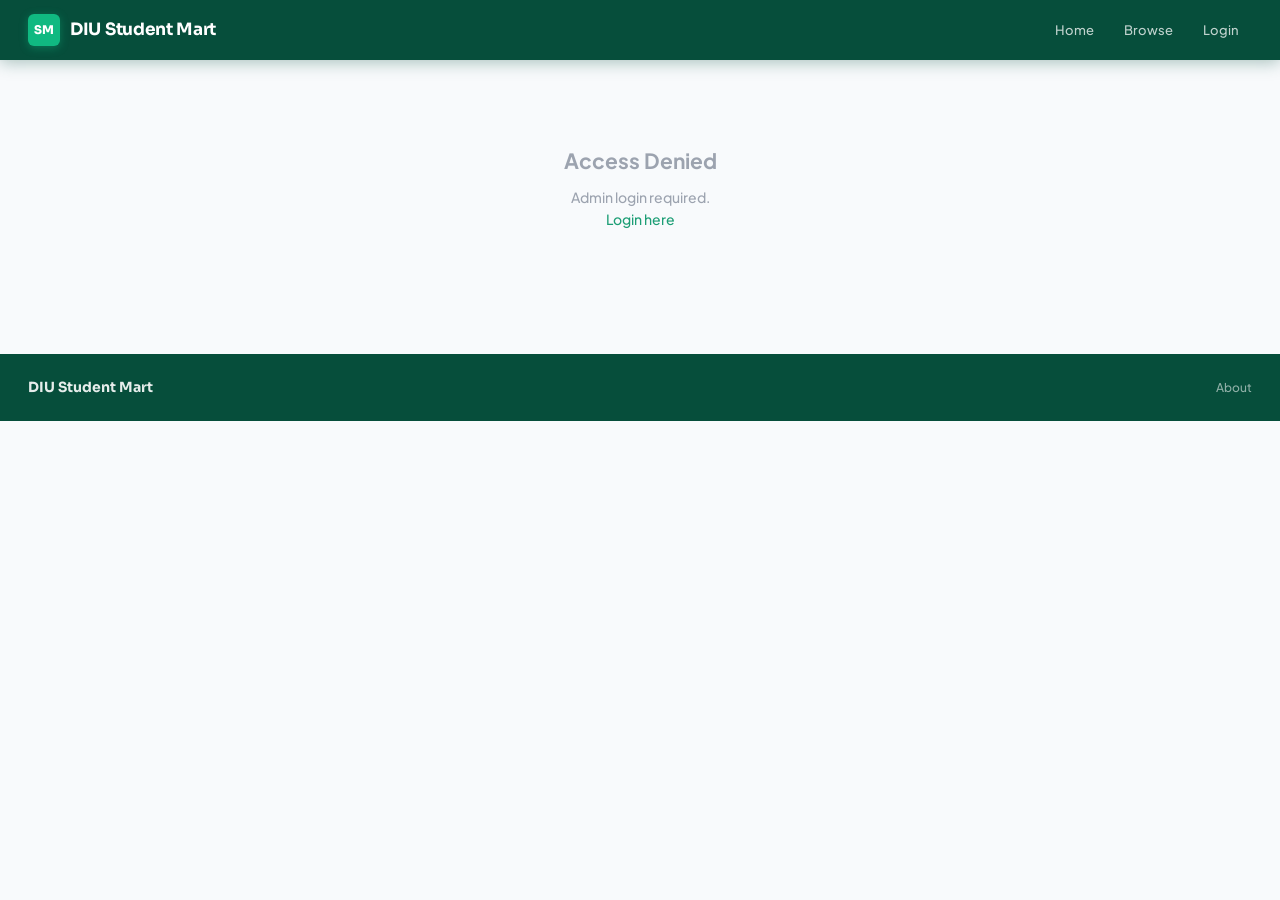
<file: admin.html>
<!DOCTYPE html>
<html lang="en">
<head>
  <meta charset="UTF-8">
  <meta name="viewport" content="width=device-width, initial-scale=1.0">
  <title>Admin Panel — DIU Student Mart</title>
  <link rel="stylesheet" href="style.css">
</head>
<body>

  <nav class="navbar">
    <div class="nav-logo" onclick="window.location.href='index.html'">
      <div class="logo-box">SM</div>
      DIU Student Mart
    </div>
    <div class="nav-links">
      <a href="index.html">Home</a>
      <a href="listings.html">Browse</a>
      <a href="profile.html" id="nav-profile" style="display:none">Profile</a>
      <a href="admin.html" class="active" id="nav-admin" style="display:none">Admin</a>
      <a href="auth.html" id="nav-login">Login</a>
      <a href="#" id="nav-logout" style="display:none" onclick="logout()">Logout</a>
    </div>
  </nav>

  <div class="container" id="admin-wrap">
    <div class="loading">Checking access...</div>
  </div>

  <div class="toast" id="toast"></div>

  <footer class="footer">
    <div class="footer-logo">DIU Student Mart</div>
    <div class="footer-links"><a href="#">About</a></div>
  </footer>

  <script src="app.js"></script>
  <script>
    window.onload = function() {
      checkLoginStatus();
      const user = getUser();
      if (!user || user.role !== 'admin') {
        document.getElementById('admin-wrap').innerHTML =
          '<div class="empty" style="padding:60px">' +
            '<h2>Access Denied</h2>' +
            '<p style="margin-top:8px">Admin login required.</p>' +
            '<a href="auth.html" style="color:#1D9E75">Login here</a>' +
          '</div>';
        return;
      }
      loadPanel();
    };

    function loadPanel() {
      fetch('/diu-student-mart/api/admin.php?action=stats')
        .then(function(r){ return r.json(); })
        .then(function(stats) {
          document.getElementById('admin-wrap').innerHTML =
            '<h2 style="font-size:18px;font-weight:700;margin-bottom:16px">Admin Panel</h2>' +
            '<div class="admin-stats">' +
              '<div class="stat-box"><div class="stat-num">' + stats.total_listings  + '</div><div class="stat-label">Total Listings</div></div>' +
              '<div class="stat-box"><div class="stat-num">' + stats.available       + '</div><div class="stat-label">Available</div></div>' +
              '<div class="stat-box"><div class="stat-num">' + stats.total_users     + '</div><div class="stat-label">Users</div></div>' +
              '<div class="stat-box"><div class="stat-num">' + stats.total_inquiries + '</div><div class="stat-label">Inquiries</div></div>' +
            '</div>' +
            '<div class="tab-row">' +
              '<button class="tab-btn active" onclick="adminTab(\'listings\', this)">All Listings</button>' +
              '<button class="tab-btn" onclick="adminTab(\'users\', this)">All Users</button>' +
              '<button class="tab-btn" onclick="adminTab(\'inquiries\', this)">All Inquiries</button>' +
            '</div>' +
            '<div id="admin-tab"></div>';
          adminTab('listings', document.querySelector('.tab-btn'));
        });
    }

    function adminTab(tab, btn) {
      document.querySelectorAll('.tab-btn').forEach(function(b){ b.classList.remove('active'); });
      btn.classList.add('active');
      const c = document.getElementById('admin-tab');

      if (tab === 'listings') {
        fetch('/diu-student-mart/api/admin.php?action=listings')
          .then(function(r){ return r.json(); })
          .then(function(data) {
            c.innerHTML = '<div style="overflow-x:auto"><table class="admin-table">' +
              '<thead><tr><th>ID</th><th>Title</th><th>Category</th><th>Price</th><th>Status</th><th>Seller</th><th>Date</th><th>Action</th></tr></thead>' +
              '<tbody>' + data.map(function(l) {
                return '<tr>' +
                  '<td>' + l.id + '</td>' +
                  '<td><a href="product-detail.html?id=' + l.id + '" style="color:#1D9E75">' + l.title.substring(0,25) + '</a></td>' +
                  '<td>' + l.category.split(' ')[0] + '</td>' +
                  '<td>৳' + parseInt(l.price).toLocaleString() + '</td>' +
                  '<td><span class="badge ' + (l.status==='Available'?'badge-available':'badge-reserved') + '">' + l.status + '</span></td>' +
                  '<td>' + (l.seller_name || '') + '</td>' +
                  '<td>' + new Date(l.created_at).toLocaleDateString() + '</td>' +
                  '<td><button class="btn-delete" onclick="adminDelete(' + l.id + ')">Remove</button></td>' +
                '</tr>';
              }).join('') + '</tbody></table></div>';
          });

      } else if (tab === 'users') {
        fetch('/diu-student-mart/api/admin.php?action=users')
          .then(function(r){ return r.json(); })
          .then(function(data) {
            c.innerHTML = '<div style="overflow-x:auto"><table class="admin-table">' +
              '<thead><tr><th>ID</th><th>Name</th><th>Student ID</th><th>Email</th><th>Dept</th><th>Role</th><th>Action</th></tr></thead>' +
              '<tbody>' + data.map(function(u) {
                return '<tr>' +
                  '<td>' + u.id + '</td>' +
                  '<td>' + u.name + '</td>' +
                  '<td>' + u.student_id + '</td>' +
                  '<td>' + u.email + '</td>' +
                  '<td>' + u.department + '</td>' +
                  '<td><span class="badge ' + (u.role==='admin'?'badge-digital':'badge-available') + '">' + u.role + '</span></td>' +
                  '<td>' + (u.role !== 'admin' ? '<button class="btn-ban" onclick="adminBan(' + u.id + ',\'' + u.name + '\')">Ban</button>' : '—') + '</td>' +
                '</tr>';
              }).join('') + '</tbody></table></div>';
          });

      } else if (tab === 'inquiries') {
        fetch('/diu-student-mart/api/admin.php?action=inquiries')
          .then(function(r){ return r.json(); })
          .then(function(data) {
            c.innerHTML = '<div style="overflow-x:auto"><table class="admin-table">' +
              '<thead><tr><th>ID</th><th>Listing</th><th>Buyer</th><th>Message</th><th>Date</th><th>Action</th></tr></thead>' +
              '<tbody>' + data.map(function(i) {
                return '<tr>' +
                  '<td>' + i.id + '</td>' +
                  '<td>' + (i.listing_title ? i.listing_title.substring(0,20) : '') + '</td>' +
                  '<td>' + (i.buyer_name || '') + '</td>' +
                  '<td>' + i.message.substring(0,30) + '...</td>' +
                  '<td>' + new Date(i.created_at).toLocaleDateString() + '</td>' +
                  '<td><button class="btn-delete" onclick="adminDeleteInquiry(' + i.id + ')">Remove</button></td>' +
                '</tr>';
              }).join('') + '</tbody></table></div>';
          });
      }
    }

    function adminDelete(id) {
      if (!confirm('Remove this listing?')) return;
      fetch('/diu-student-mart/api/admin.php', {
        method:  'POST',
        headers: { 'Content-Type': 'application/json' },
        body:    JSON.stringify({ action: 'deleteListing', id: id })
      }).then(function(r){ return r.json(); }).then(function(){ showToast('Listing removed'); loadPanel(); });
    }

    function adminBan(id, name) {
      if (!confirm('Ban user ' + name + '?')) return;
      fetch('/diu-student-mart/api/admin.php', {
        method:  'POST',
        headers: { 'Content-Type': 'application/json' },
        body:    JSON.stringify({ action: 'banUser', id: id })
      }).then(function(r){ return r.json(); }).then(function(){ showToast(name + ' has been banned'); loadPanel(); });
    }

    function adminDeleteInquiry(id) {
      fetch('/diu-student-mart/api/admin.php', {
        method:  'POST',
        headers: { 'Content-Type': 'application/json' },
        body:    JSON.stringify({ action: 'deleteInquiry', id: id })
      }).then(function(r){ return r.json(); }).then(function(){ showToast('Inquiry removed'); loadPanel(); });
    }
  </script>
</body>
</html>
</file>
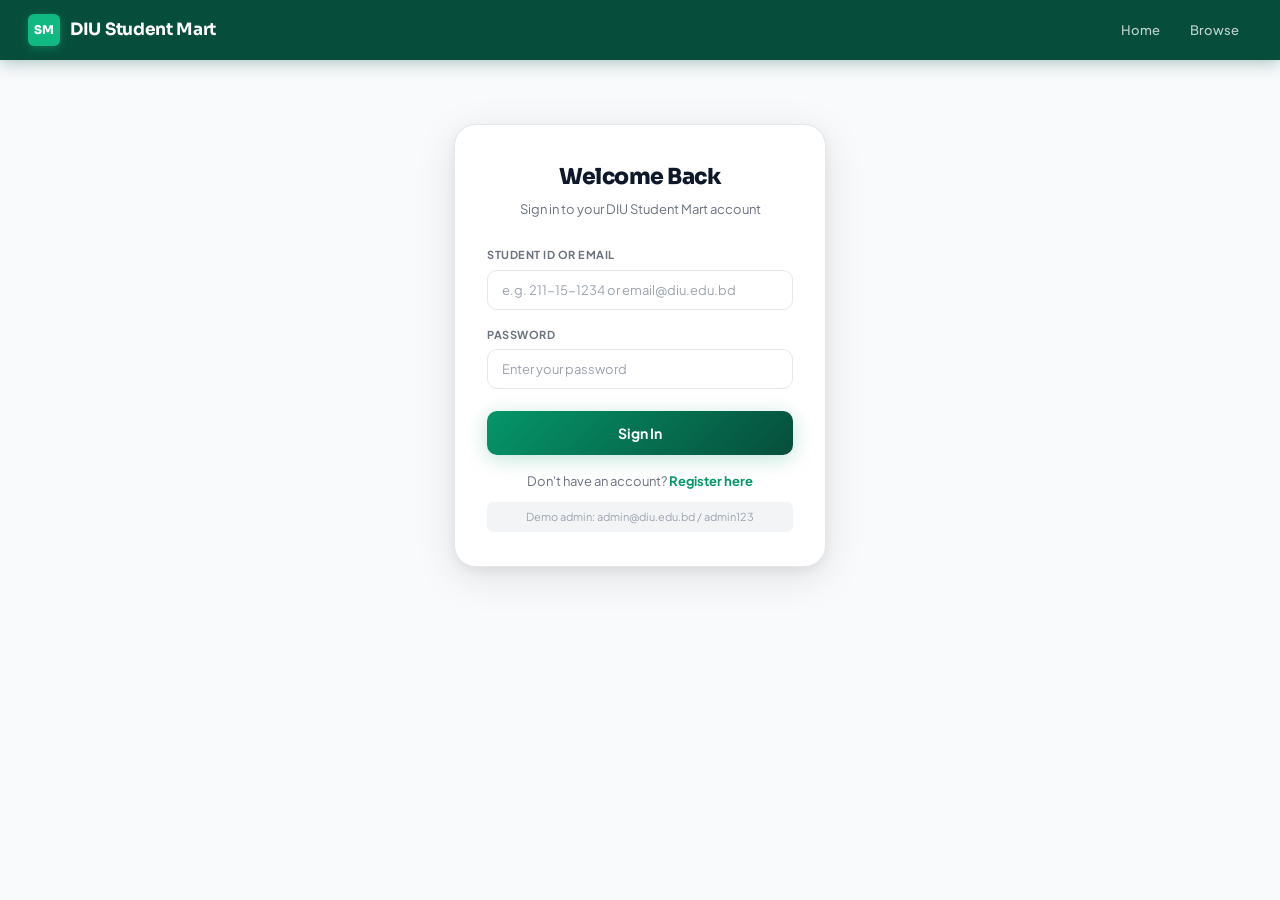
<file: Auth.html>
<!DOCTYPE html>
<html lang="en">
<head>
  <meta charset="UTF-8">
  <meta name="viewport" content="width=device-width, initial-scale=1.0">
  <title>Login / Register — DIU Student Mart</title>
  <link rel="stylesheet" href="style.css">
</head>
<body>

  <nav class="navbar">
    <div class="nav-logo" onclick="window.location.href='index.html'">
      <div class="logo-box">SM</div>
      DIU Student Mart
    </div>
    <div class="nav-links">
      <a href="index.html">Home</a>
      <a href="listings.html">Browse</a>
    </div>
  </nav>

  <section class="container" style="max-width:420px;margin-top:40px">

    <div class="auth-card" id="login-card">
      <h2 class="auth-title">Welcome Back</h2>
      <p class="auth-sub">Sign in to your DIU Student Mart account</p>
      <div class="alert alert-error"   id="login-error"   style="display:none"></div>
      <div class="alert alert-success" id="login-success" style="display:none"></div>
      <div class="form-group">
        <label>Student ID or Email</label>
        <input type="text" id="login-email" placeholder="e.g. 211-15-1234 or email@diu.edu.bd">
      </div>
      <div class="form-group">
        <label>Password</label>
        <input type="password" id="login-pass" placeholder="Enter your password">
      </div>
      <button class="btn-full" onclick="doLogin()">Sign In</button>
      <p class="auth-switch">Don't have an account? <span onclick="toggleForm('register')">Register here</span></p>
      <p class="demo-hint">Demo admin: admin@diu.edu.bd / admin123</p>
    </div>

    <div class="auth-card" id="register-card" style="display:none">
      <h2 class="auth-title">Create Account</h2>
      <p class="auth-sub">Join DIU Student Mart today</p>
      <div class="alert alert-error" id="reg-error" style="display:none"></div>
      <div class="form-group">
        <label>Full Name</label>
        <input type="text" id="reg-name" placeholder="Your full name">
      </div>
      <div class="form-group">
        <label>Student ID</label>
        <input type="text" id="reg-id" placeholder="e.g. 211-15-1234">
      </div>
      <div class="form-group">
        <label>Email</label>
        <input type="email" id="reg-email" placeholder="yourid@diu.edu.bd">
      </div>
      <div class="form-group">
        <label>Department</label>
        <select id="reg-dept">
          <option>CSE</option><option>EEE</option><option>BBA</option>
          <option>CE</option><option>Textile</option><option>Law</option>
          <option>English</option><option>Pharmacy</option>
        </select>
      </div>
      <div class="form-group">
        <label>Phone Number</label>
        <input type="text" id="reg-phone" placeholder="01XXXXXXXXX">
      </div>
      <div class="form-group">
        <label>Password</label>
        <input type="password" id="reg-pass" placeholder="Minimum 6 characters">
      </div>
      <button class="btn-full" onclick="doRegister()">Create Account</button>
      <p class="auth-switch">Already have an account? <span onclick="toggleForm('login')">Sign in</span></p>
    </div>

  </section>

  <div class="toast" id="toast"></div>

  <script src="app.js"></script>
  <script>
    function toggleForm(type) {
      document.getElementById('login-card').style.display    = type === 'login'    ? 'block' : 'none';
      document.getElementById('register-card').style.display = type === 'register' ? 'block' : 'none';
    }

    function doLogin() {
      const email = document.getElementById('login-email').value.trim();
      const pass  = document.getElementById('login-pass').value;
      const errEl = document.getElementById('login-error');
      const sucEl = document.getElementById('login-success');
      errEl.style.display = 'none';

      if (!email || !pass) {
        errEl.textContent   = 'Please fill all fields';
        errEl.style.display = 'block';
        return;
      }

      fetch('/diu-student-mart/api/auth.php', {
        method:  'POST',
        headers: { 'Content-Type': 'application/json' },
        body:    JSON.stringify({ action: 'login', email: email, password: pass })
      })
      .then(function(res) { return res.json(); })
      .then(function(data) {
        if (data.success) {
          localStorage.setItem('user', JSON.stringify(data.user));
          sucEl.textContent   = 'Login successful! Redirecting...';
          sucEl.style.display = 'block';
          setTimeout(function() { window.location.href = 'index.html'; }, 1000);
        } else {
          errEl.textContent   = data.message || 'Invalid credentials';
          errEl.style.display = 'block';
        }
      })
      .catch(function() {
        errEl.textContent   = 'Connection error! Make sure XAMPP is running.';
        errEl.style.display = 'block';
      });
    }

    function doRegister() {
      const name  = document.getElementById('reg-name').value.trim();
      const sid   = document.getElementById('reg-id').value.trim();
      const email = document.getElementById('reg-email').value.trim();
      const dept  = document.getElementById('reg-dept').value;
      const phone = document.getElementById('reg-phone').value.trim();
      const pass  = document.getElementById('reg-pass').value;
      const errEl = document.getElementById('reg-error');
      errEl.style.display = 'none';

      if (!name || !sid || !email || !pass) {
        errEl.textContent   = 'Please fill all required fields';
        errEl.style.display = 'block';
        return;
      }
      if (pass.length < 6) {
        errEl.textContent   = 'Password must be at least 6 characters';
        errEl.style.display = 'block';
        return;
      }

      fetch('/diu-student-mart/api/auth.php', {
        method:  'POST',
        headers: { 'Content-Type': 'application/json' },
        body:    JSON.stringify({ action: 'register', name: name, student_id: sid, email: email, department: dept, phone: phone, password: pass })
      })
      .then(function(res) { return res.json(); })
      .then(function(data) {
        if (data.success) {
          localStorage.setItem('user', JSON.stringify(data.user));
          window.location.href = 'index.html';
        } else {
          errEl.textContent   = data.message || 'Registration failed';
          errEl.style.display = 'block';
        }
      })
      .catch(function() {
        errEl.textContent   = 'Connection error! Make sure XAMPP is running.';
        errEl.style.display = 'block';
      });
    }
  </script>
</body>
</html>
</file>
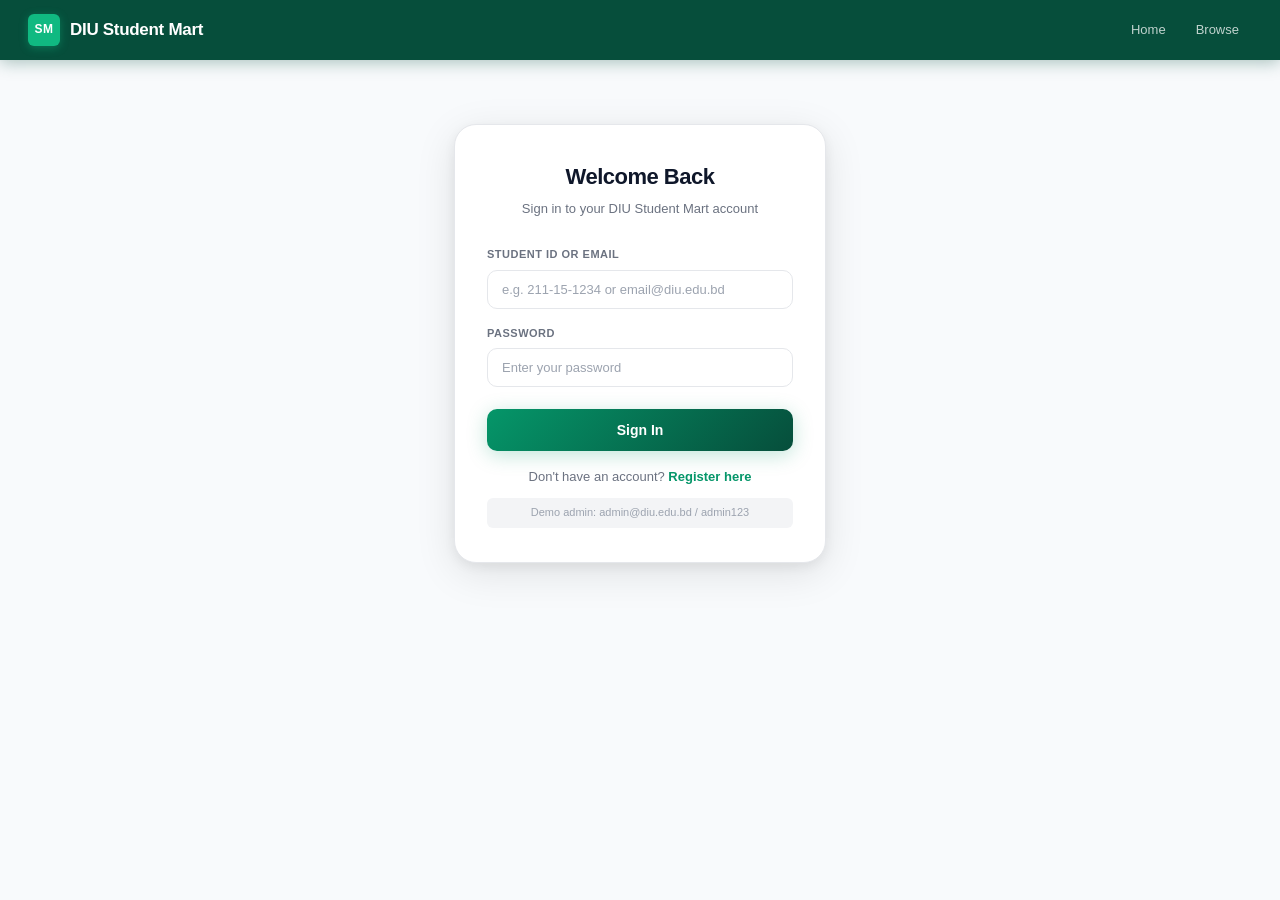
<file: profile.html>
<!DOCTYPE html>
<html lang="en">
<head>
  <meta charset="UTF-8">
  <meta name="viewport" content="width=device-width, initial-scale=1.0">
  <title>My Profile — DIU Student Mart</title>
  <link rel="stylesheet" href="style.css">
  <style>
    .profile-wrap { max-width: 780px; margin: 0 auto; padding: 24px 16px 40px; }

    /* Hero */
    .profile-hero {
      background: linear-gradient(135deg, #0F6E56 0%, #1D9E75 100%);
      border-radius: 16px; padding: 28px 28px 22px;
      display: flex; align-items: center; gap: 22px;
      margin-bottom: 22px; color: #fff;
      position: relative; overflow: hidden;
    }
    .profile-hero::before {
      content: ''; position: absolute; top: -40px; right: -40px;
      width: 160px; height: 160px; border-radius: 50%;
      background: rgba(255,255,255,0.08);
    }
    .profile-hero-avatar {
      width: 72px; height: 72px; border-radius: 50%;
      background: rgba(255,255,255,0.25);
      display: flex; align-items: center; justify-content: center;
      font-size: 26px; font-weight: 800; color: #fff; flex-shrink: 0;
      border: 3px solid rgba(255,255,255,0.5); letter-spacing: 1px;
    }
    .profile-hero-info { flex: 1; }
    .profile-hero-name { font-size: 20px; font-weight: 800; margin-bottom: 4px; }
    .profile-hero-meta { font-size: 13px; opacity: 0.85; margin-top: 3px; }
    .profile-hero-badge {
      display: inline-flex; align-items: center; gap: 5px;
      background: rgba(255,255,255,0.18); border-radius: 20px;
      padding: 4px 12px; font-size: 12px; font-weight: 600; margin-top: 10px;
    }

    /* Stats */
    .profile-stats {
      display: grid; grid-template-columns: repeat(3,1fr);
      gap: 10px; margin-bottom: 20px;
    }
    .stat-box {
      background: #fff; border: 1px solid #e8e8e8;
      border-radius: 12px; padding: 14px 10px; text-align: center;
    }
    .stat-box-num { font-size: 22px; font-weight: 800; color: #1D9E75; }
    .stat-box-label { font-size: 11px; color: #888; margin-top: 2px; }

    /* Tabs */
    .tab-row {
      display: flex; gap: 6px; margin-bottom: 18px;
      background: #f5f7f6; border-radius: 10px; padding: 5px;
    }
    .tab-btn {
      flex: 1; background: transparent; border: none;
      border-radius: 7px; padding: 9px 6px;
      font-size: 12px; cursor: pointer; color: #666;
      font-weight: 500; transition: all 0.2s; white-space: nowrap;
    }
    .tab-btn.active {
      background: #fff; color: #085041; font-weight: 700;
      box-shadow: 0 1px 6px rgba(0,0,0,0.08);
    }

    /* Grid */
    .pg-grid { display: grid; grid-template-columns: repeat(auto-fill, minmax(190px, 1fr)); gap: 14px; }
    .pg-card {
      background: #fff; border: 1px solid #e8e8e8;
      border-radius: 12px; overflow: hidden; cursor: pointer;
      transition: box-shadow 0.2s, transform 0.15s;
    }
    .pg-card:hover { box-shadow: 0 4px 18px rgba(0,0,0,0.09); transform: translateY(-2px); }
    .pg-card-img {
      height: 100px; display: flex; align-items: center;
      justify-content: center; font-size: 42px; background: #f5f7f6;
    }
    .pg-card-body { padding: 12px; }
    .pg-card-title {
      font-size: 13px; font-weight: 600; margin-bottom: 4px;
      white-space: nowrap; overflow: hidden; text-overflow: ellipsis;
    }
    .pg-card-price { font-size: 15px; font-weight: 700; color: #0F6E56; margin-bottom: 8px; }
    .pg-card-footer { display: flex; align-items: center; justify-content: space-between; }
    .btn-del {
      width: 100%; background: #FCEBEB; color: #791F1F; border: none;
      border-radius: 6px; padding: 6px; font-size: 11px; font-weight: 600;
      cursor: pointer; margin-top: 8px; transition: background 0.2s;
    }
    .btn-del:hover { background: #f5c6c6; }
    .btn-remove-wish {
      width: 100%; background: #fff; color: #791F1F;
      border: 1px solid #e08080; border-radius: 6px;
      padding: 6px; font-size: 11px; font-weight: 600;
      cursor: pointer; margin-top: 8px; transition: all 0.2s;
    }
    .btn-remove-wish:hover { background: #FCEBEB; }

    /* Inquiry cards */
    .inq-card {
      background: #fff; border: 1px solid #e8e8e8;
      border-radius: 10px; padding: 14px 16px; margin-bottom: 10px;
    }
    .inq-badge {
      display: inline-block; background: #E1F5EE; color: #085041;
      border-radius: 20px; padding: 2px 9px; font-size: 10px;
      font-weight: 600; margin-bottom: 6px;
    }
    .inq-title { font-size: 13px; font-weight: 700; color: #1a1a1a; margin-bottom: 4px; }
    .inq-msg { font-size: 12px; color: #555; line-height: 1.5; margin-bottom: 4px; }
    .inq-date { font-size: 11px; color: #aaa; }

    /* Edit form */
    .edit-card {
      background: #fff; border: 1px solid #e8e8e8;
      border-radius: 14px; padding: 26px; max-width: 540px;
    }
    .edit-card h3 { font-size: 16px; font-weight: 700; margin-bottom: 20px; color: #085041; }
    .edit-section-title {
      font-size: 11px; font-weight: 700; color: #888;
      text-transform: uppercase; letter-spacing: 0.8px; margin: 0 0 14px;
    }
    .edit-row { display: grid; grid-template-columns: 1fr 1fr; gap: 14px; }
    .form-group { margin-bottom: 16px; }
    .form-group label {
      display: block; font-size: 12px; color: #555;
      margin-bottom: 6px; font-weight: 600;
    }
    .form-group input, .form-group select {
      width: 100%; padding: 10px 13px; border: 1.5px solid #ddd;
      border-radius: 8px; font-size: 13px; background: #fff;
      color: #1a1a1a; outline: none; transition: border-color 0.2s;
      box-sizing: border-box;
    }
    .form-group input:focus, .form-group select:focus { border-color: #1D9E75; }
    .form-group input[readonly] { background: #f5f7f6; color: #888; cursor: not-allowed; }
    .section-divider { border: none; border-top: 1px solid #eee; margin: 22px 0; }
    .save-btn {
      background: #1D9E75; color: #fff; border: none;
      border-radius: 8px; padding: 12px 28px;
      font-size: 14px; font-weight: 700; cursor: pointer; transition: background 0.2s;
    }
    .save-btn:hover { background: #0F6E56; }
    .save-btn:disabled { background: #8ecbb5; cursor: default; }
    .save-btn-pass {
      background: #444; color: #fff; border: none;
      border-radius: 8px; padding: 12px 28px;
      font-size: 14px; font-weight: 700; cursor: pointer; transition: background 0.2s;
    }
    .save-btn-pass:hover { background: #222; }

    .success-banner {
      background: #E1F5EE; border: 1px solid #5DCAA5; color: #085041;
      border-radius: 8px; padding: 10px 14px; font-size: 13px;
      font-weight: 600; margin-bottom: 16px;
    }
    .error-banner {
      background: #FCEBEB; border: 1px solid #e08080; color: #791F1F;
      border-radius: 8px; padding: 10px 14px; font-size: 13px;
      font-weight: 600; margin-bottom: 16px;
    }

    /* Empty */
    .empty-state { text-align: center; padding: 50px 20px; color: #aaa; }
    .empty-state-icon { font-size: 48px; margin-bottom: 12px; }
    .empty-state p { font-size: 14px; margin-bottom: 16px; }
    .empty-state a {
      background: #1D9E75; color: #fff; text-decoration: none;
      border-radius: 8px; padding: 10px 20px; font-size: 13px;
      font-weight: 600; display: inline-block;
    }

    @media (max-width: 600px) {
      .profile-hero { flex-direction: column; text-align: center; gap: 14px; }
      .tab-btn { font-size: 11px; padding: 8px 3px; }
      .edit-row { grid-template-columns: 1fr; }
      .pg-grid { grid-template-columns: repeat(auto-fill, minmax(150px,1fr)); }
    }
  </style>
</head>
<body>

  <nav class="navbar">
    <div class="nav-logo" onclick="window.location.href='index.html'">
      <div class="logo-box">SM</div>
      DIU Student Mart
    </div>
    <div class="nav-links">
      <a href="index.html">Home</a>
      <a href="Listing.html">Browse</a>
      <a href="post-listing.html" class="btn-post">+ Post Item</a>
      <a href="profile.html" class="active" id="nav-profile" style="display:none">Profile</a>
      <a href="admin.html" id="nav-admin" style="display:none">Admin</a>
      <a href="Auth.html" id="nav-login">Login</a>
      <a href="#" id="nav-logout" style="display:none" onclick="logout()">Logout</a>
    </div>
  </nav>

  <div class="profile-wrap">

    <!-- Hero Banner -->
    <div class="profile-hero">
      <div class="profile-hero-avatar" id="hero-avatar">?</div>
      <div class="profile-hero-info">
        <div class="profile-hero-name" id="hero-name">Loading...</div>
        <div class="profile-hero-meta" id="hero-meta1"></div>
        <div class="profile-hero-meta" id="hero-meta2"></div>
        <div class="profile-hero-badge">⭐ Student Member · DIU</div>
      </div>
    </div>

    <!-- Stats Row -->
    <div class="profile-stats">
      <div class="stat-box">
        <div class="stat-box-num" id="stat-listings">—</div>
        <div class="stat-box-label">My Listings</div>
      </div>
      <div class="stat-box">
        <div class="stat-box-num" id="stat-wishlist">—</div>
        <div class="stat-box-label">Wishlist</div>
      </div>
      <div class="stat-box">
        <div class="stat-box-num" id="stat-inquiries">—</div>
        <div class="stat-box-label">Inquiries</div>
      </div>
    </div>

    <!-- Tab Bar -->
    <div class="tab-row">
      <button class="tab-btn active" id="tab-listings-btn"  onclick="switchTab('listings')">📋 My Listings</button>
      <button class="tab-btn"        id="tab-wishlist-btn"  onclick="switchTab('wishlist')">❤️ Wishlist</button>
      <button class="tab-btn"        id="tab-inquiries-btn" onclick="switchTab('inquiries')">💬 Inquiries</button>
      <button class="tab-btn"        id="tab-edit-btn"      onclick="switchTab('edit')">✏️ Edit Profile</button>
    </div>

    <div id="tab-content"><div class="loading">Loading...</div></div>
  </div>

  <div class="toast" id="toast"></div>

  <footer class="footer">
    <div class="footer-logo">DIU Student Mart</div>
    <div class="footer-links"><a href="#">About</a></div>
  </footer>

  <script src="app.js"></script>
  <script>
    const CAT_ICONS = {
      'Books & Notes':'📚','Electronics & Gadgets':'💻',
      'Project Files / Source Code':'🗂️','Games & Accessories':'🎮','Miscellaneous':'📦'
    };

    let user = null;

    /* ====== INIT ====== */
    window.onload = function () {
      checkLoginStatus();
      user = getUser();
      if (!user) { window.location.href = 'Auth.html'; return; }
      renderHero();
      loadStats();
      switchTab('listings');
    };

    /* ====== HERO ====== */
    function renderHero() {
      const initials = user.name.trim().split(/\s+/).map(w => w[0]).join('').toUpperCase().slice(0, 2);
      document.getElementById('hero-avatar').textContent = initials;
      document.getElementById('hero-name').textContent   = user.name;
      document.getElementById('hero-meta1').textContent  =
        (user.student_id || '') + (user.department ? '  ·  ' + user.department : '');
      document.getElementById('hero-meta2').textContent  =
        user.email + (user.phone ? '  ·  ' + user.phone : '');
    }

    /* ====== STATS ====== */
    function loadStats() {
      const wl = JSON.parse(localStorage.getItem('wishlist_' + user.id) || '[]');
      document.getElementById('stat-wishlist').textContent = wl.length;

      const inqs = JSON.parse(localStorage.getItem('inquiries_' + user.id) || '[]');
      document.getElementById('stat-inquiries').textContent = inqs.length;

      fetchMyListings(function(data) {
        document.getElementById('stat-listings').textContent = data.length;
      });
    }

    /* ====== FETCH LISTINGS (backend → local fallback) ====== */
    function fetchMyListings(cb) {
      fetch('/diu-student-mart/api/listings.php?action=getByUser&user_id=' + user.id)
        .then(r => r.json())
        .then(data => cb(Array.isArray(data) ? data : []))
        .catch(() => {
          cb(JSON.parse(localStorage.getItem('local_listings_' + user.id) || '[]'));
        });
    }

    /* ====== TAB SWITCH ====== */
    function switchTab(tab) {
      document.querySelectorAll('.tab-btn').forEach(b => b.classList.remove('active'));
      document.getElementById('tab-' + tab + '-btn').classList.add('active');
      const c = document.getElementById('tab-content');
      c.innerHTML = '<div class="loading">Loading...</div>';
      if      (tab === 'listings')  renderListings(c);
      else if (tab === 'wishlist')  renderWishlist(c);
      else if (tab === 'inquiries') renderInquiries(c);
      else if (tab === 'edit')      renderEdit(c);
    }

    /* ====== MY LISTINGS ====== */
    function renderListings(c) {
      fetchMyListings(function(data) {
        if (!data.length) {
          c.innerHTML = emptyState('📭', "You haven't posted any listings yet.", 'post-listing.html', '+ Post Your First Item');
          return;
        }
        c.innerHTML = '<div class="pg-grid">' +
          data.map(item =>
            '<div class="pg-card" onclick="window.location.href=\'product-detail.html?id=' + item.id + '\'">' +
              '<div class="pg-card-img">' + (CAT_ICONS[item.category] || '📦') + '</div>' +
              '<div class="pg-card-body">' +
                '<div class="pg-card-title">' + esc(item.title) + '</div>' +
                '<div class="pg-card-price">৳ ' + parseInt(item.price).toLocaleString() + '</div>' +
                '<div class="pg-card-footer">' + badgeHtml(item.condition_type, item.status) + '</div>' +
                '<button class="btn-del" onclick="event.stopPropagation();deleteListing(' + item.id + ')">🗑 Delete</button>' +
              '</div>' +
            '</div>'
          ).join('') + '</div>';
      });
    }

    function deleteListing(id) {
      if (!confirm('Delete this listing?')) return;
      fetch('/diu-student-mart/api/listings.php', {
        method: 'POST', headers: { 'Content-Type': 'application/json' },
        body: JSON.stringify({ action: 'delete', id: id, user_id: user.id })
      })
      .then(r => r.json())
      .then(() => afterDelete(id))
      .catch(() => afterDelete(id));
    }

    function afterDelete(id) {
      let local = JSON.parse(localStorage.getItem('local_listings_' + user.id) || '[]');
      local = local.filter(l => l.id !== id);
      localStorage.setItem('local_listings_' + user.id, JSON.stringify(local));
      showToast('Listing deleted!');
      loadStats();
      renderListings(document.getElementById('tab-content'));
    }

    /* ====== WISHLIST ====== */
    function renderWishlist(c) {
      const key = 'wishlist_' + user.id;
      const wl  = JSON.parse(localStorage.getItem(key) || '[]');
      if (!wl.length) {
        c.innerHTML = emptyState('🤍', 'Your wishlist is empty. Browse items and tap ❤️ to save them.', 'Listing.html', 'Browse Listings');
        return;
      }
      fetch('/diu-student-mart/api/listings.php?action=getAll')
        .then(r => r.json())
        .then(data => {
          const items = (Array.isArray(data) ? data : []).filter(item => wl.includes(parseInt(item.id)));
          if (!items.length) {
            c.innerHTML = emptyState('🤍', 'Saved items may no longer be available.', 'Listing.html', 'Browse Listings');
            return;
          }
          c.innerHTML = '<div class="pg-grid">' +
            items.map(item =>
              '<div class="pg-card" onclick="window.location.href=\'product-detail.html?id=' + item.id + '\'">' +
                '<div class="pg-card-img">' + (CAT_ICONS[item.category] || '📦') + '</div>' +
                '<div class="pg-card-body">' +
                  '<div class="pg-card-title">' + esc(item.title) + '</div>' +
                  '<div class="pg-card-price">৳ ' + parseInt(item.price).toLocaleString() + '</div>' +
                  '<div class="pg-card-footer">' + badgeHtml(item.condition_type, item.status) + '</div>' +
                  '<button class="btn-remove-wish" onclick="event.stopPropagation();removeWish(' + item.id + ')">💔 Remove</button>' +
                '</div>' +
              '</div>'
            ).join('') + '</div>';
        })
        .catch(() => {
          c.innerHTML = emptyState('❤️',
            'You have ' + wl.length + ' saved item(s). Start the server to view them.',
            'Listing.html', 'Browse More');
        });
    }

    function removeWish(id) {
      const key = 'wishlist_' + user.id;
      let wl = JSON.parse(localStorage.getItem(key) || '[]');
      wl = wl.filter(i => i !== parseInt(id));
      localStorage.setItem(key, JSON.stringify(wl));
      document.getElementById('stat-wishlist').textContent = wl.length;
      showToast('Removed from wishlist');
      renderWishlist(document.getElementById('tab-content'));
    }

    /* ====== INQUIRIES ====== */
    function renderInquiries(c) {
      fetch('/diu-student-mart/api/inquiries.php?action=getByUser&user_id=' + user.id)
        .then(r => r.json())
        .then(data => {
          if (!Array.isArray(data) || !data.length) { showLocalInq(c); return; }
          c.innerHTML = data.map(i =>
            '<div class="inq-card">' +
              '<span class="inq-badge">Sent</span>' +
              '<div class="inq-title">' + esc(i.listing_title || 'Item') + '</div>' +
              '<div class="inq-msg">' + esc(i.message) + '</div>' +
              '<div class="inq-date">' + fmtDate(i.created_at) + '</div>' +
            '</div>'
          ).join('');
        })
        .catch(() => showLocalInq(c));
    }

    function showLocalInq(c) {
      const key  = 'inquiries_' + user.id;
      const inqs = JSON.parse(localStorage.getItem(key) || '[]');
      if (!inqs.length) {
        c.innerHTML = emptyState('💬', 'No inquiries sent yet. Find an item and message the seller!', 'Listing.html', 'Browse Listings');
        return;
      }
      c.innerHTML = inqs.map(i =>
        '<div class="inq-card">' +
          '<span class="inq-badge">Sent</span>' +
          '<div class="inq-title">' + esc(i.listing_title || 'Item') + '</div>' +
          '<div class="inq-msg">' + esc(i.message) + '</div>' +
          '<div class="inq-date">' + fmtDate(i.created_at) + '</div>' +
        '</div>'
      ).join('');
    }

    /* ====== EDIT PROFILE ====== */
    function renderEdit(c) {
      const depts = ['CSE','EEE','BBA','CE','Textile','Law','English','Pharmacy'];
      c.innerHTML =
        '<div class="edit-card">' +
          '<h3>✏️ Edit Profile</h3>' +
          '<div id="edit-success" style="display:none" class="success-banner"></div>' +
          '<div id="edit-error"   style="display:none" class="error-banner"></div>' +

          '<p class="edit-section-title">Personal Information</p>' +
          '<div class="edit-row">' +
            '<div class="form-group"><label>Full Name *</label>' +
              '<input type="text" id="edit-name" value="' + esc(user.name) + '" placeholder="Your full name"></div>' +
            '<div class="form-group"><label>Phone Number</label>' +
              '<input type="text" id="edit-phone" value="' + esc(user.phone || '') + '" placeholder="01XXXXXXXXX"></div>' +
          '</div>' +
          '<div class="edit-row">' +
            '<div class="form-group"><label>Department</label>' +
              '<select id="edit-dept">' +
                depts.map(d => '<option value="' + d + '"' + (d === user.department ? ' selected' : '') + '>' + d + '</option>').join('') +
              '</select></div>' +
            '<div class="form-group"><label>Student ID</label>' +
              '<input type="text" value="' + esc(user.student_id || '') + '" readonly></div>' +
          '</div>' +
          '<div class="form-group"><label>Email</label>' +
            '<input type="text" value="' + esc(user.email) + '" readonly></div>' +
          '<button class="save-btn" id="save-profile-btn" onclick="saveProfile()">💾 Save Changes</button>' +

          '<hr class="section-divider">' +
          '<p class="edit-section-title">Change Password</p>' +
          '<div class="form-group"><label>Current Password</label>' +
            '<input type="password" id="curr-pass" placeholder="Enter current password"></div>' +
          '<div class="edit-row">' +
            '<div class="form-group"><label>New Password</label>' +
              '<input type="password" id="new-pass" placeholder="Min 6 characters"></div>' +
            '<div class="form-group"><label>Confirm New Password</label>' +
              '<input type="password" id="confirm-pass" placeholder="Repeat new password"></div>' +
          '</div>' +
          '<button class="save-btn-pass" onclick="changePassword()">🔒 Update Password</button>' +
        '</div>';
    }

    /* ====== SAVE PROFILE ====== */
    function saveProfile() {
      const name  = document.getElementById('edit-name').value.trim();
      const phone = document.getElementById('edit-phone').value.trim();
      const dept  = document.getElementById('edit-dept').value;
      const btn   = document.getElementById('save-profile-btn');
      const sucEl = document.getElementById('edit-success');
      const errEl = document.getElementById('edit-error');

      sucEl.style.display = 'none'; errEl.style.display = 'none';

      if (!name) { showEditError('Full name cannot be empty.'); return; }
      if (phone && !/^01[3-9]\d{8}$/.test(phone)) {
        showEditError('Enter a valid BD phone number (e.g. 01XXXXXXXXX).'); return;
      }

      btn.textContent = '⏳ Saving...'; btn.disabled = true;

      // Always save to localStorage immediately
      user.name = name; user.phone = phone; user.department = dept;
      localStorage.setItem('user', JSON.stringify(user));
      renderHero();
      checkLoginStatus();

      // Also try backend
      fetch('/diu-student-mart/api/auth.php', {
        method: 'POST', headers: { 'Content-Type': 'application/json' },
        body: JSON.stringify({ action: 'updateProfile', id: user.id, name, phone, department: dept })
      })
      .then(r => r.json())
      .then(data => {
        btn.textContent = '💾 Save Changes'; btn.disabled = false;
        sucEl.textContent = '✅ Profile updated successfully!';
        sucEl.style.display = 'block';
        showToast('Profile updated!');
      })
      .catch(() => {
        btn.textContent = '💾 Save Changes'; btn.disabled = false;
        sucEl.textContent = '✅ Profile saved locally! (Server offline — will sync when connected)';
        sucEl.style.display = 'block';
        showToast('Profile saved!');
      });
    }

    /* ====== CHANGE PASSWORD ====== */
    function changePassword() {
      const curr = document.getElementById('curr-pass').value;
      const newP = document.getElementById('new-pass').value;
      const conf = document.getElementById('confirm-pass').value;

      document.getElementById('edit-success').style.display = 'none';
      document.getElementById('edit-error').style.display   = 'none';

      if (!curr || !newP || !conf) { showEditError('Please fill all password fields.'); return; }
      if (newP.length < 6)         { showEditError('New password must be at least 6 characters.'); return; }
      if (newP !== conf)           { showEditError('New passwords do not match.'); return; }

      fetch('/diu-student-mart/api/auth.php', {
        method: 'POST', headers: { 'Content-Type': 'application/json' },
        body: JSON.stringify({ action: 'changePassword', id: user.id, current_password: curr, new_password: newP })
      })
      .then(r => r.json())
      .then(data => {
        if (data.success) {
          const sucEl = document.getElementById('edit-success');
          sucEl.textContent = '✅ Password changed successfully!'; sucEl.style.display = 'block';
          document.getElementById('curr-pass').value    = '';
          document.getElementById('new-pass').value     = '';
          document.getElementById('confirm-pass').value = '';
          showToast('Password changed!');
        } else {
          showEditError(data.message || 'Failed. Check your current password.');
        }
      })
      .catch(() => showEditError('Server unavailable. Password change requires a connection.'));
    }

    /* ====== HELPERS ====== */
    function showEditError(msg) {
      const el = document.getElementById('edit-error');
      if (el) { el.textContent = msg; el.style.display = 'block'; }
    }
    function esc(str) {
      return String(str || '').replace(/&/g,'&amp;').replace(/</g,'&lt;').replace(/>/g,'&gt;').replace(/"/g,'&quot;');
    }
    function fmtDate(d) {
      try { return new Date(d).toLocaleDateString('en-BD', { year:'numeric', month:'short', day:'numeric' }); }
      catch(e) { return d || ''; }
    }
    function emptyState(icon, msg, href, label) {
      return '<div class="empty-state"><div class="empty-state-icon">' + icon + '</div><p>' + msg + '</p>' +
        '<a href="' + href + '">' + label + '</a></div>';
    }
  </script>
</body>
</html>
</file>
<file: style.css>
/* ============================================================
   DIU STUDENT MART — Complete Style Redesign
   ============================================================ */

@import url('https://fonts.googleapis.com/css2?family=Plus+Jakarta+Sans:wght@400;500;600;700;800&family=Sora:wght@400;600;700;800&display=swap');

/* ===== CSS VARIABLES ===== */
:root {
  --green-dark:   #064E3B;
  --green-main:   #059669;
  --green-mid:    #10B981;
  --green-light:  #D1FAE5;
  --green-subtle: #ECFDF5;
  --accent:       #F59E0B;
  --accent-light: #FEF3C7;
  --red:          #EF4444;
  --red-light:    #FEE2E2;
  --purple-light: #EDE9FE;
  --purple:       #7C3AED;
  --text-dark:    #0F172A;
  --text-mid:     #374151;
  --text-muted:   #6B7280;
  --text-faint:   #9CA3AF;
  --border:       #E5E7EB;
  --border-light: #F3F4F6;
  --bg:           #F8FAFC;
  --bg-white:     #FFFFFF;
  --shadow-sm:    0 1px 3px rgba(0,0,0,0.06), 0 1px 2px rgba(0,0,0,0.04);
  --shadow-md:    0 4px 16px rgba(0,0,0,0.08), 0 2px 6px rgba(0,0,0,0.04);
  --shadow-lg:    0 10px 40px rgba(0,0,0,0.1), 0 4px 12px rgba(0,0,0,0.06);
  --shadow-green: 0 4px 20px rgba(5,150,105,0.25);
  --radius-sm:    6px;
  --radius-md:    10px;
  --radius-lg:    16px;
  --radius-xl:    22px;
  --radius-full:  9999px;
  --font-body:    'Plus Jakarta Sans', sans-serif;
  --font-display: 'Sora', sans-serif;
  --transition:   0.2s cubic-bezier(0.4, 0, 0.2, 1);
}

/* ===== RESET & BASE ===== */
*, *::before, *::after { box-sizing: border-box; margin: 0; padding: 0; }

body {
  font-family: var(--font-body);
  background: var(--bg);
  color: var(--text-dark);
  line-height: 1.6;
  -webkit-font-smoothing: antialiased;
}

a { text-decoration: none; color: inherit; }

/* ===== NAVBAR ===== */
.navbar {
  background: var(--green-dark);
  padding: 0 28px;
  height: 60px;
  display: flex;
  align-items: center;
  justify-content: space-between;
  position: sticky;
  top: 0;
  z-index: 999;
  box-shadow: 0 2px 16px rgba(6,78,59,0.35);
}

.nav-logo {
  font-family: var(--font-display);
  font-size: 17px;
  font-weight: 700;
  color: #fff;
  cursor: pointer;
  display: flex;
  align-items: center;
  gap: 10px;
  letter-spacing: -0.3px;
}

.logo-box {
  background: var(--green-mid);
  border-radius: var(--radius-sm);
  width: 32px; height: 32px;
  display: flex; align-items: center; justify-content: center;
  font-size: 12px; font-weight: 800;
  color: #fff;
  letter-spacing: 0.5px;
  box-shadow: 0 2px 8px rgba(16,185,129,0.4);
}

.nav-links {
  display: flex;
  gap: 4px;
  align-items: center;
}

.nav-links a {
  color: rgba(255,255,255,0.75);
  font-size: 13px;
  font-weight: 500;
  padding: 7px 13px;
  border-radius: var(--radius-sm);
  transition: all var(--transition);
}

.nav-links a:hover,
.nav-links a.active {
  background: rgba(255,255,255,0.12);
  color: #fff;
}

.btn-post {
  background: var(--green-mid) !important;
  color: #fff !important;
  font-weight: 700 !important;
  border-radius: var(--radius-sm) !important;
  box-shadow: 0 2px 8px rgba(16,185,129,0.35) !important;
}

.btn-post:hover {
  background: #0ea472 !important;
  transform: translateY(-1px);
  box-shadow: 0 4px 14px rgba(16,185,129,0.45) !important;
}

/* ===== HERO ===== */
.hero {
  background: linear-gradient(135deg, var(--green-dark) 0%, #065F46 40%, #047857 100%);
  padding: 64px 24px 72px;
  text-align: center;
  position: relative;
  overflow: hidden;
}

.hero::before {
  content: '';
  position: absolute; inset: 0;
  background:
    radial-gradient(ellipse 60% 60% at 20% 50%, rgba(16,185,129,0.15) 0%, transparent 60%),
    radial-gradient(ellipse 40% 40% at 80% 30%, rgba(245,158,11,0.08) 0%, transparent 60%);
  pointer-events: none;
}

.hero::after {
  content: '';
  position: absolute;
  bottom: -1px; left: 0; right: 0;
  height: 52px;
  background: var(--bg);
  clip-path: ellipse(55% 100% at 50% 100%);
}

.hero h1 {
  font-family: var(--font-display);
  font-size: 36px;
  font-weight: 800;
  color: #fff;
  margin-bottom: 10px;
  letter-spacing: -0.8px;
  line-height: 1.2;
  position: relative;
}

.hero p {
  font-size: 15px;
  color: rgba(255,255,255,0.7);
  margin-bottom: 32px;
  max-width: 480px;
  margin-left: auto;
  margin-right: auto;
  position: relative;
}

/* ===== SEARCH BAR ===== */
.search-bar {
  display: flex;
  gap: 8px;
  max-width: 620px;
  margin: 0 auto;
  flex-wrap: wrap;
  justify-content: center;
  position: relative;
}

.search-bar input {
  flex: 1;
  min-width: 220px;
  padding: 13px 18px;
  border: 2px solid rgba(255,255,255,0.15);
  border-radius: var(--radius-md);
  font-size: 14px;
  font-family: var(--font-body);
  background: rgba(255,255,255,0.12);
  color: #fff;
  outline: none;
  backdrop-filter: blur(10px);
  transition: all var(--transition);
}

.search-bar input::placeholder { color: rgba(255,255,255,0.5); }
.search-bar input:focus { border-color: var(--green-mid); background: rgba(255,255,255,0.18); }

.search-bar select {
  padding: 13px 14px;
  border: 2px solid rgba(255,255,255,0.15);
  border-radius: var(--radius-md);
  font-size: 13px;
  font-family: var(--font-body);
  background: rgba(255,255,255,0.12);
  color: rgba(255,255,255,0.85);
  outline: none;
  cursor: pointer;
  backdrop-filter: blur(10px);
  transition: all var(--transition);
}

.search-bar select option { background: var(--green-dark); color: #fff; }
.search-bar select:focus { border-color: var(--green-mid); }

.search-bar button {
  background: var(--green-mid);
  color: #fff;
  border: none;
  border-radius: var(--radius-md);
  padding: 13px 24px;
  font-size: 14px;
  font-weight: 700;
  font-family: var(--font-body);
  cursor: pointer;
  transition: all var(--transition);
  white-space: nowrap;
  box-shadow: var(--shadow-green);
}

.search-bar button:hover {
  background: #0ea472;
  transform: translateY(-1px);
  box-shadow: 0 6px 24px rgba(5,150,105,0.4);
}

/* ===== CONTAINER ===== */
.container {
  max-width: 1100px;
  margin: 0 auto;
  padding: 24px 24px;
}

/* ===== CATEGORY PILLS ===== */
.cat-pills {
  display: flex;
  gap: 8px;
  flex-wrap: wrap;
  margin-bottom: 8px;
  padding: 4px 0;
}

.cat-pill {
  background: var(--bg-white);
  border: 1.5px solid var(--border);
  border-radius: var(--radius-full);
  padding: 6px 16px;
  font-size: 12px;
  font-weight: 600;
  color: var(--text-muted);
  cursor: pointer;
  transition: all var(--transition);
  user-select: none;
}

.cat-pill:hover { border-color: var(--green-mid); color: var(--green-main); background: var(--green-subtle); }
.cat-pill.active { background: var(--green-dark); border-color: var(--green-dark); color: #fff; box-shadow: 0 2px 8px rgba(6,78,59,0.25); }

/* ===== SECTION HEADER ===== */
.section-header {
  display: flex;
  justify-content: space-between;
  align-items: center;
  margin-bottom: 16px;
}

.section-header h2 {
  font-family: var(--font-display);
  font-size: 18px;
  font-weight: 700;
  color: var(--text-dark);
  letter-spacing: -0.3px;
}

.section-header a {
  font-size: 13px;
  font-weight: 600;
  color: var(--green-main);
  padding: 5px 12px;
  border-radius: var(--radius-sm);
  border: 1.5px solid var(--green-light);
  transition: all var(--transition);
}

.section-header a:hover { background: var(--green-subtle); border-color: var(--green-mid); }

/* ===== GRID ===== */
.grid {
  display: grid;
  grid-template-columns: repeat(auto-fill, minmax(175px, 1fr));
  gap: 14px;
  margin-bottom: 24px;
}

/* ===== CARD ===== */
.card {
  background: var(--bg-white);
  border: 1.5px solid var(--border);
  border-radius: var(--radius-lg);
  overflow: hidden;
  cursor: pointer;
  transition: all var(--transition);
  animation: fadeUp 0.4s ease both;
}

.card:nth-child(1) { animation-delay: 0.02s; }
.card:nth-child(2) { animation-delay: 0.06s; }
.card:nth-child(3) { animation-delay: 0.10s; }
.card:nth-child(4) { animation-delay: 0.14s; }
.card:nth-child(5) { animation-delay: 0.18s; }
.card:nth-child(6) { animation-delay: 0.22s; }
.card:nth-child(7) { animation-delay: 0.26s; }
.card:nth-child(8) { animation-delay: 0.30s; }

.card:hover {
  border-color: var(--green-mid);
  transform: translateY(-4px);
  box-shadow: var(--shadow-md), 0 0 0 1px var(--green-light);
}

.card-img {
  height: 110px;
  display: flex;
  align-items: center;
  justify-content: center;
  font-size: 40px;
  background: linear-gradient(135deg, var(--green-subtle) 0%, #F0FDF4 100%);
}

.card-body { padding: 12px 14px 14px; }

.card-title {
  font-size: 13px;
  font-weight: 700;
  white-space: nowrap;
  overflow: hidden;
  text-overflow: ellipsis;
  margin-bottom: 5px;
  color: var(--text-dark);
}

.card-price {
  font-size: 15px;
  font-weight: 800;
  color: var(--green-dark);
  margin-bottom: 8px;
  font-family: var(--font-display);
}

.card-footer { display: flex; justify-content: space-between; align-items: center; }
.card-dept { font-size: 10px; color: var(--text-faint); font-weight: 500; background: var(--border-light); padding: 2px 7px; border-radius: var(--radius-full); }

/* ===== BADGES ===== */
.badge { font-size: 10px; padding: 3px 9px; border-radius: var(--radius-full); font-weight: 700; letter-spacing: 0.3px; text-transform: uppercase; }
.badge-available { background: var(--green-light);  color: var(--green-dark); }
.badge-used      { background: var(--accent-light);  color: #92400E; }
.badge-digital   { background: var(--purple-light);  color: var(--purple); }
.badge-reserved  { background: var(--red-light);     color: #991B1B; }
.badge-new       { background: #D1FAE5;              color: #065F46; }

/* ===== STATS ROW ===== */
.stats-row {
  display: grid;
  grid-template-columns: repeat(3, 1fr);
  gap: 14px;
  margin-bottom: 24px;
}

.stat-box {
  background: var(--bg-white);
  border: 1.5px solid var(--border);
  border-radius: var(--radius-lg);
  padding: 22px 16px;
  text-align: center;
  position: relative;
  overflow: hidden;
  transition: all var(--transition);
}

.stat-box::before {
  content: '';
  position: absolute; top: 0; left: 0; right: 0;
  height: 3px;
  background: linear-gradient(90deg, var(--green-mid), var(--green-main));
}

.stat-box:hover { transform: translateY(-2px); box-shadow: var(--shadow-md); border-color: var(--green-light); }

.stat-num {
  font-family: var(--font-display);
  font-size: 30px;
  font-weight: 800;
  color: var(--green-main);
  letter-spacing: -1px;
}

.stat-label { font-size: 12px; color: var(--text-muted); margin-top: 5px; font-weight: 600; }

/* ===== AUTH ===== */
.auth-card {
  background: var(--bg-white);
  border: 1.5px solid var(--border);
  border-radius: var(--radius-xl);
  padding: 34px 32px;
  box-shadow: var(--shadow-lg);
}

.auth-title {
  font-family: var(--font-display);
  font-size: 22px;
  font-weight: 800;
  text-align: center;
  margin-bottom: 5px;
  color: var(--text-dark);
  letter-spacing: -0.5px;
}

.auth-sub { font-size: 13px; color: var(--text-muted); text-align: center; margin-bottom: 26px; }
.auth-switch { font-size: 13px; color: var(--text-muted); text-align: center; margin-top: 16px; }
.auth-switch span { color: var(--green-main); cursor: pointer; font-weight: 700; }
.demo-hint { font-size: 11px; color: var(--text-faint); text-align: center; margin-top: 10px; background: var(--border-light); padding: 6px 12px; border-radius: var(--radius-sm); }

/* ===== FORMS ===== */
.form-group { margin-bottom: 16px; }

.form-group label {
  display: block;
  font-size: 11px;
  color: var(--text-muted);
  margin-bottom: 6px;
  font-weight: 700;
  letter-spacing: 0.5px;
  text-transform: uppercase;
}

.form-group input,
.form-group select,
.form-group textarea {
  width: 100%;
  padding: 11px 14px;
  border: 1.5px solid var(--border);
  border-radius: var(--radius-md);
  font-size: 13px;
  font-family: var(--font-body);
  background: var(--bg-white);
  color: var(--text-dark);
  outline: none;
  transition: all var(--transition);
}

.form-group input:focus,
.form-group select:focus,
.form-group textarea:focus {
  border-color: var(--green-mid);
  box-shadow: 0 0 0 3px rgba(16,185,129,0.1);
}

.form-group input::placeholder { color: var(--text-faint); }
.form-group textarea { resize: vertical; min-height: 96px; line-height: 1.6; }

.btn-full {
  width: 100%;
  background: linear-gradient(135deg, var(--green-main) 0%, var(--green-dark) 100%);
  color: #fff;
  border: none;
  border-radius: var(--radius-md);
  padding: 13px;
  font-size: 14px;
  font-weight: 700;
  font-family: var(--font-body);
  cursor: pointer;
  margin-top: 6px;
  transition: all var(--transition);
  box-shadow: var(--shadow-green);
}

.btn-full:hover { transform: translateY(-1px); box-shadow: 0 6px 24px rgba(5,150,105,0.4); }

.btn-outline {
  width: 100%;
  background: transparent;
  color: var(--green-main);
  border: 1.5px solid var(--green-mid);
  border-radius: var(--radius-md);
  padding: 11px;
  font-size: 13px;
  font-family: var(--font-body);
  font-weight: 600;
  cursor: pointer;
  margin-top: 8px;
  transition: all var(--transition);
}

.btn-outline:hover { background: var(--green-subtle); }

/* ===== ALERTS ===== */
.alert { padding: 11px 16px; border-radius: var(--radius-md); font-size: 13px; margin-bottom: 16px; font-weight: 500; }
.alert-error   { background: var(--red-light);   color: #991B1B; border: 1px solid #FECACA; }
.alert-success { background: var(--green-light);  color: var(--green-dark); border: 1px solid #6EE7B7; }

/* ===== DETAIL PAGE ===== */
.detail-wrap { max-width: 720px; margin: 0 auto; }

.back-btn {
  background: var(--bg-white);
  border: 1.5px solid var(--border);
  border-radius: var(--radius-md);
  padding: 8px 16px;
  font-size: 12px;
  font-family: var(--font-body);
  font-weight: 600;
  cursor: pointer;
  margin-bottom: 18px;
  color: var(--text-muted);
  transition: all var(--transition);
  display: inline-flex;
  align-items: center;
  gap: 6px;
}

.back-btn:hover { background: var(--border-light); color: var(--text-dark); }

.detail-card {
  background: var(--bg-white);
  border: 1.5px solid var(--border);
  border-radius: var(--radius-xl);
  overflow: hidden;
  margin-bottom: 16px;
  box-shadow: var(--shadow-sm);
}

.detail-img {
  height: 220px;
  display: flex;
  align-items: center;
  justify-content: center;
  font-size: 80px;
  background: linear-gradient(135deg, var(--green-subtle) 0%, #F0FDF4 100%);
}

.detail-info { padding: 24px; }

.detail-title {
  font-family: var(--font-display);
  font-size: 22px;
  font-weight: 800;
  margin-bottom: 8px;
  color: var(--text-dark);
  letter-spacing: -0.5px;
}

.detail-price {
  font-family: var(--font-display);
  font-size: 26px;
  font-weight: 800;
  color: var(--green-dark);
  margin-bottom: 14px;
  letter-spacing: -0.5px;
}

.detail-tags { display: flex; gap: 8px; flex-wrap: wrap; margin-bottom: 16px; }
.detail-desc { font-size: 14px; color: var(--text-muted); line-height: 1.8; margin-bottom: 20px; }

.seller-box {
  display: flex;
  align-items: center;
  gap: 14px;
  padding: 16px;
  background: var(--green-subtle);
  border-radius: var(--radius-md);
  margin-bottom: 16px;
  border: 1px solid var(--green-light);
}

.seller-avatar {
  width: 46px; height: 46px;
  border-radius: 50%;
  background: var(--green-light);
  display: flex; align-items: center; justify-content: center;
  font-size: 15px; font-weight: 800;
  color: var(--green-dark);
  flex-shrink: 0;
  border: 2px solid #6EE7B7;
}

.seller-name { font-size: 14px; font-weight: 700; color: var(--text-dark); }
.seller-meta { font-size: 12px; color: var(--text-muted); margin-top: 2px; }

/* ===== PROFILE ===== */
.profile-header {
  background: var(--bg-white);
  border: 1.5px solid var(--border);
  border-radius: var(--radius-xl);
  padding: 24px;
  display: flex;
  gap: 20px;
  align-items: center;
  margin-bottom: 20px;
  box-shadow: var(--shadow-sm);
}

.profile-avatar {
  width: 64px; height: 64px;
  border-radius: 50%;
  background: linear-gradient(135deg, var(--green-mid), var(--green-dark));
  display: flex; align-items: center; justify-content: center;
  font-size: 22px; font-weight: 800;
  color: #fff; flex-shrink: 0;
  box-shadow: var(--shadow-green);
}

.profile-name { font-family: var(--font-display); font-size: 18px; font-weight: 800; color: var(--text-dark); letter-spacing: -0.3px; }
.profile-meta { font-size: 13px; color: var(--text-muted); margin-top: 4px; }

.tab-row {
  display: flex;
  gap: 5px;
  margin-bottom: 18px;
  background: var(--bg-white);
  border: 1.5px solid var(--border);
  border-radius: var(--radius-md);
  padding: 5px;
}

.tab-btn {
  flex: 1;
  background: transparent;
  border: none;
  border-radius: var(--radius-sm);
  padding: 9px 8px;
  font-size: 12px;
  font-family: var(--font-body);
  font-weight: 600;
  cursor: pointer;
  color: var(--text-muted);
  transition: all var(--transition);
  white-space: nowrap;
}

.tab-btn:hover:not(.active) { color: var(--green-main); background: var(--green-subtle); }
.tab-btn.active { background: var(--green-dark); color: #fff; box-shadow: var(--shadow-sm); }

/* ===== ADMIN ===== */
.admin-stats {
  display: grid;
  grid-template-columns: repeat(4, 1fr);
  gap: 12px;
  margin-bottom: 20px;
}

.admin-table {
  width: 100%;
  border-collapse: collapse;
  font-size: 13px;
  background: var(--bg-white);
  border-radius: var(--radius-lg);
  overflow: hidden;
  border: 1.5px solid var(--border);
  box-shadow: var(--shadow-sm);
}

.admin-table th {
  background: var(--border-light);
  padding: 12px 14px;
  text-align: left;
  font-weight: 700;
  color: var(--text-muted);
  font-size: 11px;
  text-transform: uppercase;
  letter-spacing: 0.5px;
}

.admin-table td { padding: 11px 14px; border-top: 1px solid var(--border-light); color: var(--text-mid); }
.admin-table tr:hover td { background: var(--border-light); }

.btn-delete { background: var(--red-light); color: #991B1B; border: none; border-radius: var(--radius-sm); padding: 5px 11px; font-size: 11px; font-family: var(--font-body); cursor: pointer; font-weight: 700; transition: all var(--transition); }
.btn-delete:hover { background: #FECACA; }
.btn-ban { background: var(--accent-light); color: #92400E; border: none; border-radius: var(--radius-sm); padding: 5px 11px; font-size: 11px; font-family: var(--font-body); cursor: pointer; font-weight: 700; transition: all var(--transition); }
.btn-ban:hover { background: #FDE68A; }

/* ===== MODAL ===== */
.modal-overlay {
  display: none;
  position: fixed; top: 0; left: 0; width: 100%; height: 100%;
  background: rgba(0,0,0,0.5);
  backdrop-filter: blur(4px);
  z-index: 1000;
  align-items: center;
  justify-content: center;
}

.modal-overlay.show { display: flex; }

.modal-box {
  background: var(--bg-white);
  border-radius: var(--radius-xl);
  padding: 28px;
  width: 90%;
  max-width: 420px;
  box-shadow: var(--shadow-lg);
  border: 1.5px solid var(--border);
  animation: modalIn 0.22s cubic-bezier(0.34,1.56,0.64,1);
}

@keyframes modalIn {
  from { opacity: 0; transform: scale(0.92) translateY(10px); }
  to   { opacity: 1; transform: scale(1) translateY(0); }
}

.modal-header { display: flex; justify-content: space-between; align-items: center; margin-bottom: 18px; }
.modal-title { font-family: var(--font-display); font-size: 17px; font-weight: 700; color: var(--text-dark); }
.modal-close { background: var(--border-light); border: none; border-radius: 50%; width: 30px; height: 30px; font-size: 16px; cursor: pointer; color: var(--text-muted); display: flex; align-items: center; justify-content: center; transition: all var(--transition); }
.modal-close:hover { background: var(--border); }

/* ===== MISC ===== */
.loading { text-align: center; padding: 48px; color: var(--text-faint); font-size: 14px; font-weight: 500; }
.empty   { text-align: center; padding: 48px; color: var(--text-faint); font-size: 14px; font-weight: 500; }

/* ===== TOAST ===== */
.toast {
  position: fixed;
  bottom: 28px;
  left: 50%;
  transform: translateX(-50%) translateY(10px);
  background: var(--text-dark);
  color: #fff;
  padding: 12px 24px;
  border-radius: var(--radius-full);
  font-size: 13px;
  font-weight: 600;
  opacity: 0;
  transition: all 0.3s cubic-bezier(0.34,1.56,0.64,1);
  pointer-events: none;
  z-index: 9999;
  white-space: nowrap;
  box-shadow: var(--shadow-lg);
}

.toast.show { opacity: 1; transform: translateX(-50%) translateY(0); }

/* ===== LAYOUT HELPERS ===== */
.two-col { display: grid; grid-template-columns: 1fr 1fr; gap: 14px; }

.post-card {
  background: var(--bg-white);
  border: 1.5px solid var(--border);
  border-radius: var(--radius-xl);
  padding: 28px;
  max-width: 580px;
  margin: 0 auto;
  box-shadow: var(--shadow-sm);
}

/* ===== FOOTER ===== */
.footer {
  background: var(--green-dark);
  padding: 22px 28px;
  display: flex;
  justify-content: space-between;
  align-items: center;
  margin-top: 40px;
}

.footer-logo { font-family: var(--font-display); font-size: 14px; font-weight: 700; color: rgba(255,255,255,0.9); }
.footer-links { display: flex; gap: 20px; }
.footer-links a { font-size: 12px; color: rgba(255,255,255,0.55); font-weight: 500; transition: color var(--transition); }
.footer-links a:hover { color: rgba(255,255,255,0.9); }

/* ===== ANIMATIONS ===== */
@keyframes fadeUp {
  from { opacity: 0; transform: translateY(14px); }
  to   { opacity: 1; transform: translateY(0); }
}

/* ===== RESPONSIVE ===== */
@media (max-width: 768px) {
  .navbar { padding: 0 16px; }
  .hero { padding: 44px 16px 56px; }
  .hero h1 { font-size: 26px; }
  .grid { grid-template-columns: repeat(auto-fill, minmax(150px, 1fr)); gap: 10px; }
  .stats-row { grid-template-columns: 1fr; gap: 10px; }
  .admin-stats { grid-template-columns: repeat(2, 1fr); }
  .two-col { grid-template-columns: 1fr; }
  .post-card { padding: 20px 16px; }
  .container { padding: 18px 16px; }
  .footer { flex-direction: column; gap: 12px; text-align: center; padding: 20px 16px; }
}

@media (max-width: 480px) {
  .nav-links a { font-size: 11px; padding: 5px 8px; }
  .hero h1 { font-size: 22px; }
  .tab-btn { font-size: 11px; padding: 8px 4px; }
  .grid { grid-template-columns: repeat(2, 1fr); }
  .auth-card { padding: 24px 18px; }
}
</file>
